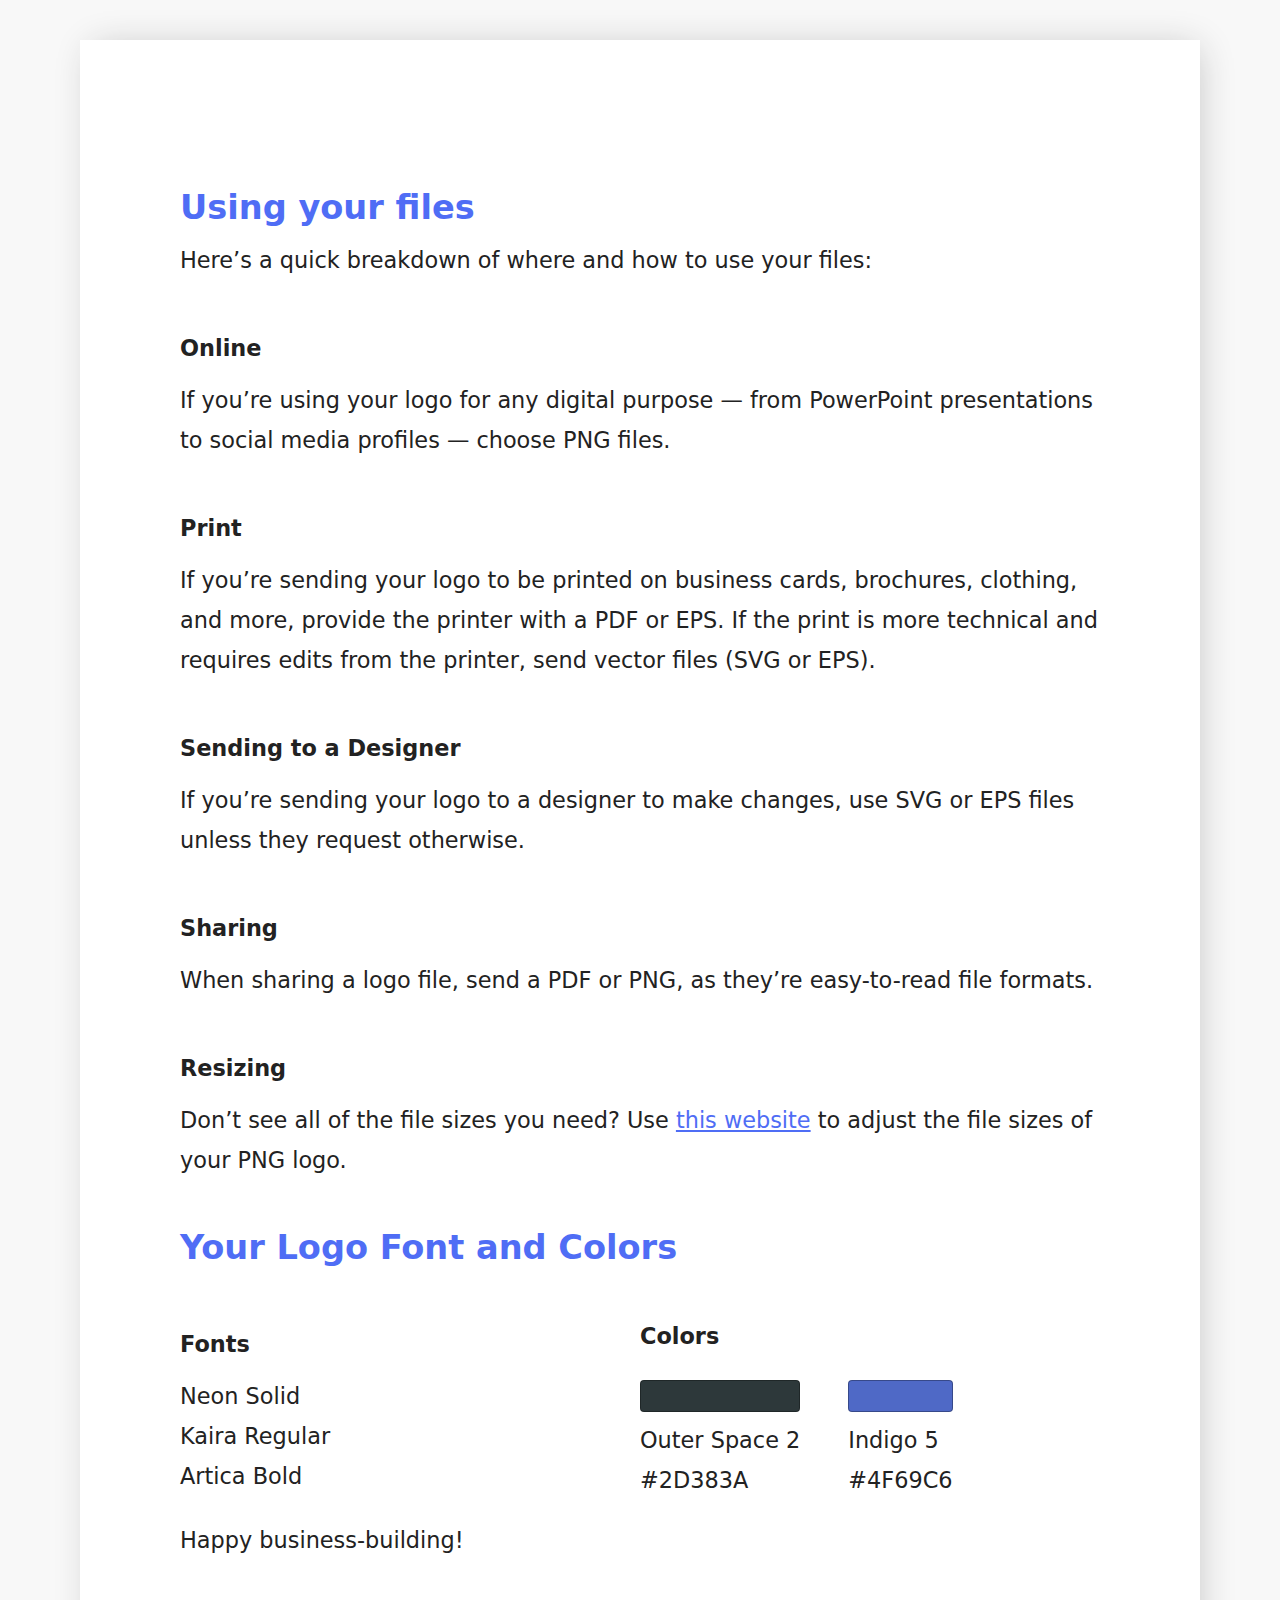
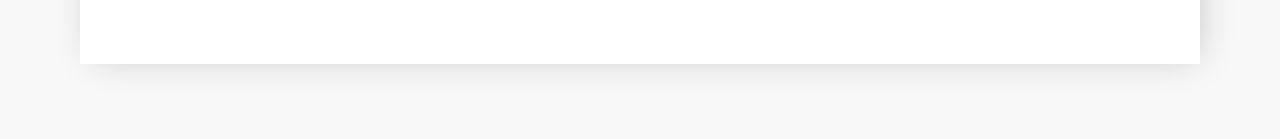
<file: images/PDlogo/getting_started_guide.html>
<!DOCTYPE html/>
<html>

<head>
    <meta charset="utf-8">
    <title>
        Congratulations on your custom logo!
    </title>
    <meta name="viewport" content="width=device-width, initial-scale=1">
    <style>
        @font-face {
            font-family: "Avenir W01";
            src:
                url("https://s3.ca-central-1.amazonaws.com/logojoy/dist/fonts/57bf7902-79ee-4b31-a327-1bbf59a3d155.eot?#iefix") format("eot"),
                url("https://s3.ca-central-1.amazonaws.com/logojoy/dist/fonts/b290e775-e0f9-4980-914b-a4c32a5e3e36.woff2") format("woff2"),
                url("https://s3.ca-central-1.amazonaws.com/logojoy/dist/fonts/4b978f72-bb48-46c3-909a-2a8cd2f8819c.woff") format("woff"),
                url("https://s3.ca-central-1.amazonaws.com/logojoy/dist/fonts/9bdf0737-f98c-477a-9365-ffc41b9d1285.ttf") format("truetype"),
                url("https://s3.ca-central-1.amazonaws.com/logojoy/dist/fonts/15281d0d-e3c2-46e1-94db-cb681e00bfaa.svg#15281d0d-e3c2-46e1-94db-cb681e00bfaa") format("svg");
            font-weight: 400;
            font-style: normal;
        }

        * {
            box-sizing: border-box;
        }

        body {
            background-color: #f8f8f8;
            font-family: "Avenir W01", sans;
            font-size: 1.4rem;
            line-height: 2.5rem;
            color: #222;
            margin: 0;
        }

        article {
            width: 100%;
            max-width: 70rem;
            padding: 100px;
            margin: 40px auto  75px;
            background-color: #fff;
            box-shadow: #c0c0c0 5px 0px 35px -8px;
        }
        h1, h2, h3 {
            margin-top: 3rem;
            margin-bottom: 0;
        }
        h3 {
            font-size: 1.4rem;
        }
        p {
            margin-top: .75rem;
            margin-bottom: .25rem;
        }
        hr {
            margin: 2rem auto;
            height: 3px;
            background-color: #f0f0f0;
            border: 0;
        }
        svg {
            width: 10em;
            height: auto;
            margin: 0 auto 40px;
            display: block;
        }
        h2 {
            color: #4f6df5;
        }
        a {
            color: #4f6df5;
        }
        .fonts_colors {
            display: flex;
            justify-content: center;
            align-items: center;
        }
        .fonts_colors > div {
            flex:1 1 50%;
        }

        .font {
            display: block;
        }

        .swatch {
            border: 1px solid rgba(0,0,0,.3);
            border-radius: 4px;
            height: 2rem;
            width: 100%;
            display: block;
            margin-bottom: .5rem;
        }
        .colors_list {
            display: flex;
        }
        .color {
            margin: 1.5rem 3rem .5rem 0;
        }
        .color span {
            white-space: nowrap;
            display: block;
        }

    </style>


</head>

<body>
    <article>
        <h2>
            Using your files
        </h2>
        <p>
            Here’s a quick breakdown of where and how to use your files:
        </p>
        <h3>
            Online
        </h3>
        <p>
            If you’re using your logo for any digital purpose — from PowerPoint presentations to social media profiles
            — choose
            PNG files.
        </p>
        <h3>
            Print
        </h3>
        <p>
            If you’re sending your logo to be printed on business cards, brochures, clothing, and more, provide the
            printer with a PDF or EPS. If the print is more technical and requires edits from the
            printer, send vector files (SVG or EPS).
        </p>

        <h3>
            Sending to a Designer
        </h3>
        <p>
            If you’re sending your logo to a designer to make changes, use SVG or EPS files unless
            they request otherwise.
        </p>

        <h3>
            Sharing
        </h3>
        <p>
            When sharing a logo file, send a PDF or PNG, as they’re easy-to-read file formats.
        </p>

        <h3>
            Resizing
        </h3>
        <p>
            Don’t see all of the file sizes you need? Use <a href="http://resizeimage.net/" target="_blank">this website</a> to adjust the file sizes of your PNG logo.
        </p>

        <h2>
            Your Logo Font and Colors
        </h2>
        <section class="fonts_colors">
            <div>
                <h3>Fonts</h3>
                <p class="font_list">
                    <span class="font">Neon Solid</span><span class="font">Kaira Regular</span><span class="font">Artica Bold</span>
                </p>
            </div>
            <div>
                <h3>Colors</h3>
                <div class="colors_list">
                    
<div class="color">
	<span class="swatch" style="background-color: 2D383A"></span>
	<span class="name">Outer Space 2</span>
	<span class="hex">#2D383A</span>
</div>

<div class="color">
	<span class="swatch" style="background-color: 4F69C6"></span>
	<span class="name">Indigo 5</span>
	<span class="hex">#4F69C6</span>
</div>

                </div>
            </div>
        </section>
        <p>
            Happy business-building!
        </p>
    </article>
</body>

</html>
</file>
